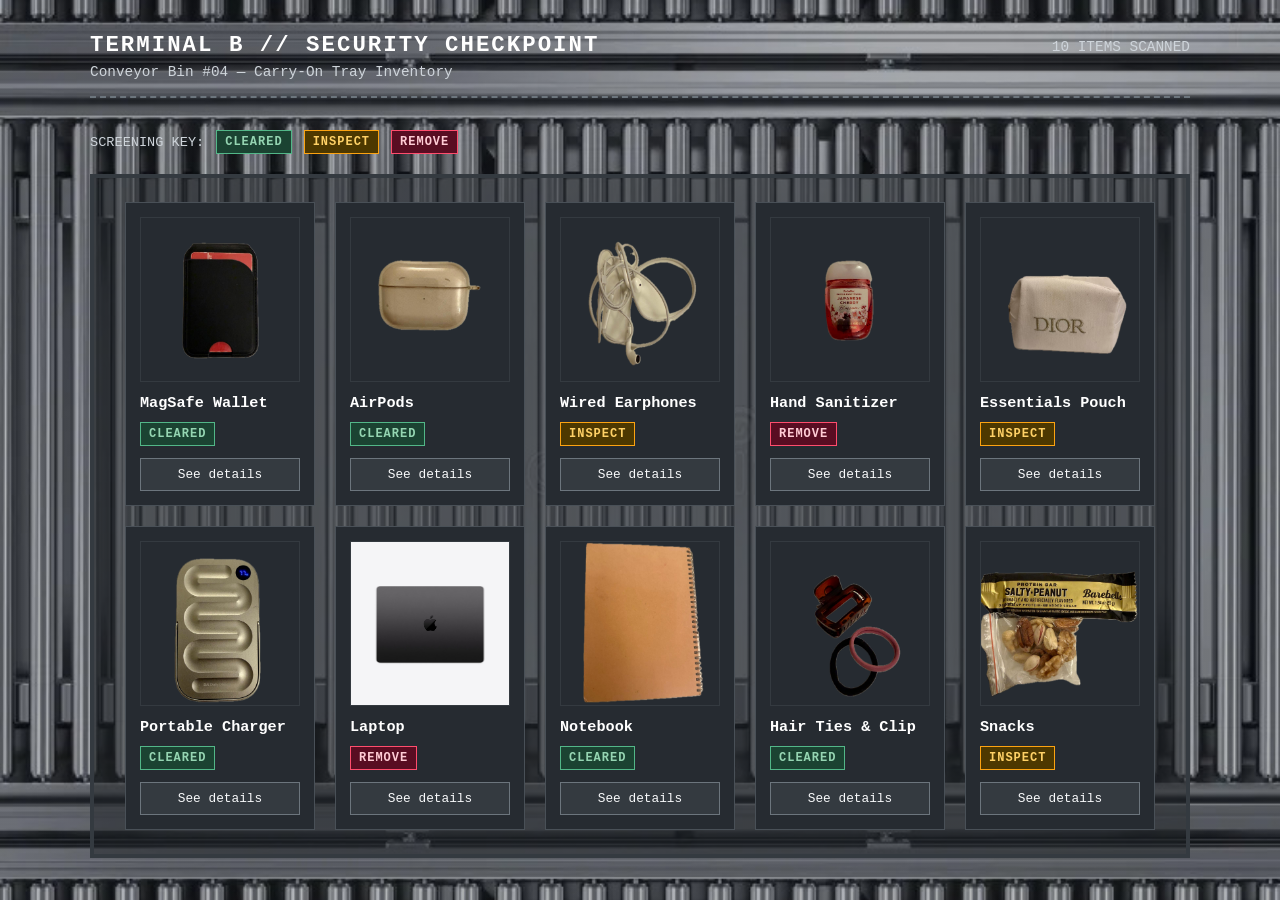
<file: index.html>
<!DOCTYPE html>
<html lang="en">
<head>
  <meta charset="UTF-8">
  <meta name="viewport" content="width=device-width, initial-scale=1.0">
  <title>Security Screening Tray — Bin #04</title>
  <link rel="stylesheet" href="style.css">
</head>
<body>
  <header class="site-header">
    <div>
      <h1>TERMINAL B // SECURITY CHECKPOINT</h1>
      <p>Conveyor Bin #04 — Carry-On Tray Inventory</p>
    </div>
    <p>10 ITEMS SCANNED</p>
  </header>

  <section class="filter-bar">
    <span>SCREENING KEY:</span>
    <span class="status cleared">CLEARED</span>
    <span class="status inspect">INSPECT</span>
    <span class="status remove">REMOVE</span>
  </section>

  <main class="tray-container">
    <div class="item-card delay-1">
      <img src="images/wallet.png" alt="Black MagSafe wallet">
      <h2>MagSafe Wallet</h2>
      <p class="status cleared">CLEARED</p>
      <a href="wallet.html">See details</a>
    </div>

    <div class="item-card delay-2">
      <img src="images/airpods.png" alt="AirPods in protective case">
      <h2>AirPods</h2>
      <p class="status cleared">CLEARED</p>
      <a href="airpods.html">See details</a>
    </div>

    <div class="item-card delay-3">
      <img src="images/earphones.png" alt="Tangled wired earphones">
      <h2>Wired Earphones</h2>
      <p class="status inspect">INSPECT</p>
      <a href="earphones.html">See details</a>
    </div>

    <div class="item-card delay-4">
      <img src="images/sanitizer.png" alt="Small red hand sanitizer bottle">
      <h2>Hand Sanitizer</h2>
      <p class="status remove">REMOVE</p>
      <a href="sanitizer.html">See details</a>
    </div>

    <div class="item-card delay-5">
      <img src="images/pouch.png" alt="Cream Dior zipper pouch">
      <h2>Essentials Pouch</h2>
      <p class="status inspect">INSPECT</p>
      <a href="pouch.html">See details</a>
    </div>

    <div class="item-card delay-6">
      <img src="images/charger.png" alt="Silver portable charger">
      <h2>Portable Charger</h2>
      <p class="status cleared">CLEARED</p>
      <a href="charger.html">See details</a>
    </div>

    <div class="item-card delay-7">
      <img src="images/laptop.jpeg" alt="Silver MacBook laptop">
      <h2>Laptop</h2>
      <p class="status remove">REMOVE</p>
      <a href="laptop.html">See details</a>
    </div>

    <div class="item-card delay-8">
      <img src="images/notebook.png" alt="Spiral bound brown notebook">
      <h2>Notebook</h2>
      <p class="status cleared">CLEARED</p>
      <a href="notebook.html">See details</a>
    </div>

    <div class="item-card delay-9">
      <img src="images/hairties.png" alt="Claw clip and hair ties">
      <h2>Hair Ties &amp; Clip</h2>
      <p class="status cleared">CLEARED</p>
      <a href="hairties.html">See details</a>
    </div>

    <div class="item-card delay-10">
      <img src="images/snacks.png" alt="Protein bar and mixed nuts">
      <h2>Snacks</h2>
      <p class="status inspect">INSPECT</p>
      <a href="snacks.html">See details</a>
    </div>
  </main>
</body>
</html>
</file>
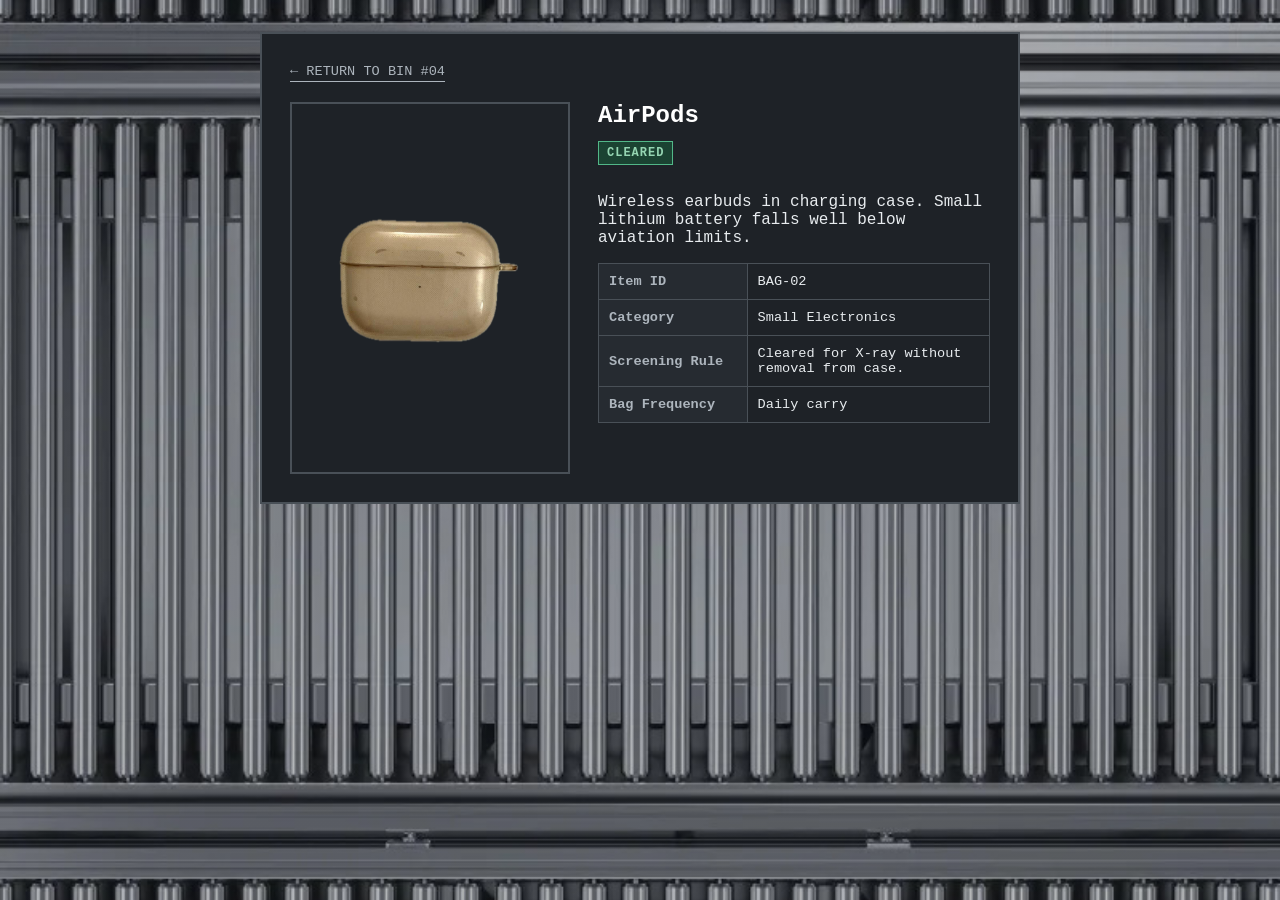
<file:  airpods.html>
<!DOCTYPE html>
<html lang="en">
<head>
  <meta charset="UTF-8">
  <meta name="viewport" content="width=device-width, initial-scale=1.0">
  <title>AirPods — Screening Log</title>
  <link rel="stylesheet" href="style.css">
</head>
<body>
  <main class="detail-page">
    <a href="index.html" class="back-link">&larr; RETURN TO BIN #04</a>
    <div class="detail-grid">
      <img src="images /airpods.png" alt="AirPods in protective case">
      <div class="detail-info">
        <h1>AirPods</h1>
        <p class="status cleared">CLEARED</p>
        <p>Wireless earbuds in charging case. Small lithium battery falls well below aviation limits.</p>
        <table class="spec-table">
          <tr><th>Item ID</th><td>BAG-02</td></tr>
          <tr><th>Category</th><td>Small Electronics</td></tr>
          <tr><th>Screening Rule</th><td>Cleared for X-ray without removal from case.</td></tr>
          <tr><th>Bag Frequency</th><td>Daily carry</td></tr>
        </table>
      </div>
    </div>
  </main>
</body>
</html>
</file>
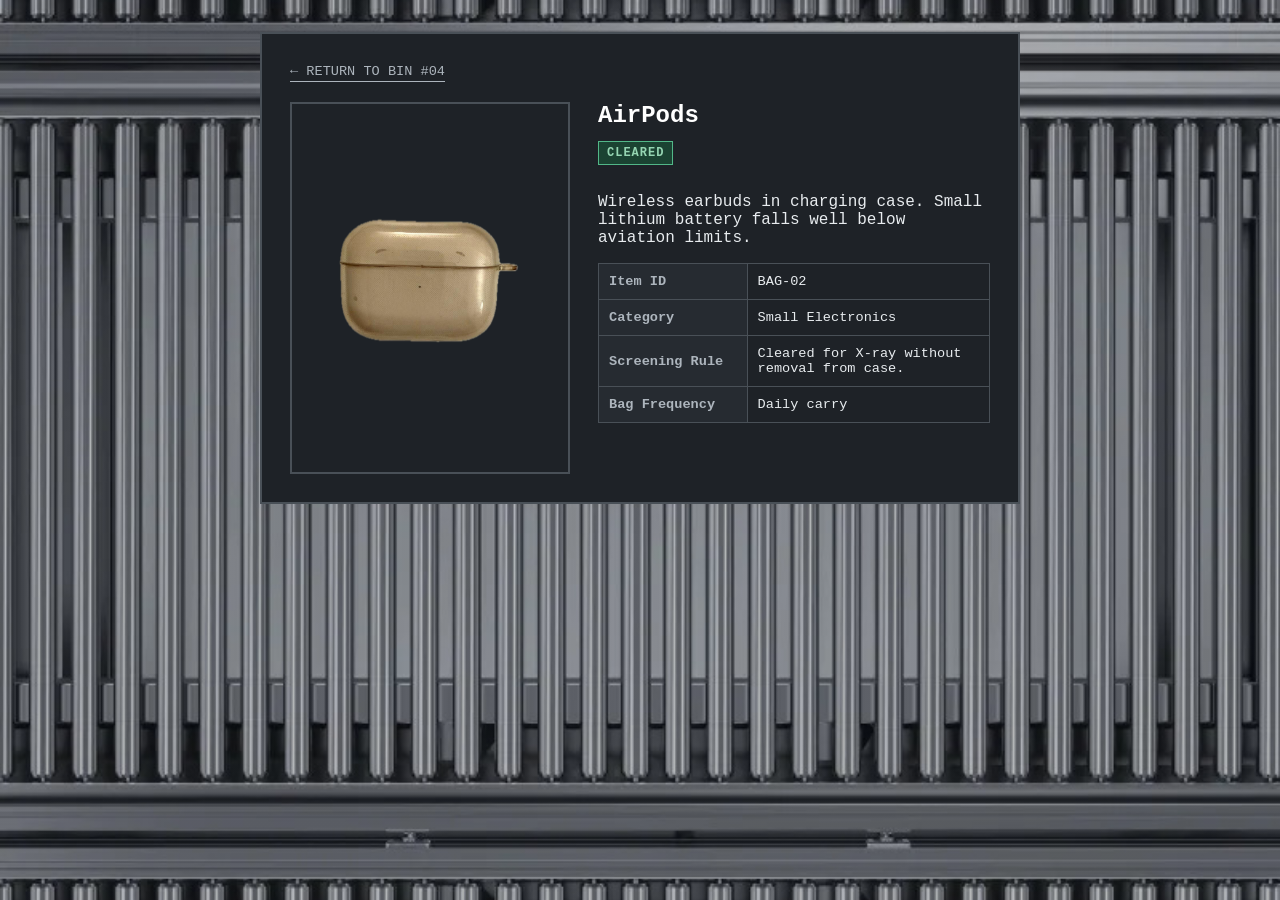
<file: airpods.html>
<!DOCTYPE html>
<html lang="en">
<head>
  <meta charset="UTF-8">
  <meta name="viewport" content="width=device-width, initial-scale=1.0">
  <title>AirPods — Screening Log</title>
  <link rel="stylesheet" href="style.css">
</head>
<body>
  <main class="detail-page">
    <a href="index.html" class="back-link">&larr; RETURN TO BIN #04</a>
    <div class="detail-grid">
      <img src="images/airpods.png" alt="AirPods in protective case">
      <div class="detail-info">
        <h1>AirPods</h1>
        <p class="status cleared">CLEARED</p>
        <p>Wireless earbuds in charging case. Small lithium battery falls well below aviation limits.</p>
        <table class="spec-table">
          <tr><th>Item ID</th><td>BAG-02</td></tr>
          <tr><th>Category</th><td>Small Electronics</td></tr>
          <tr><th>Screening Rule</th><td>Cleared for X-ray without removal from case.</td></tr>
          <tr><th>Bag Frequency</th><td>Daily carry</td></tr>
        </table>
      </div>
    </div>
  </main>
</body>
</html>
</file>
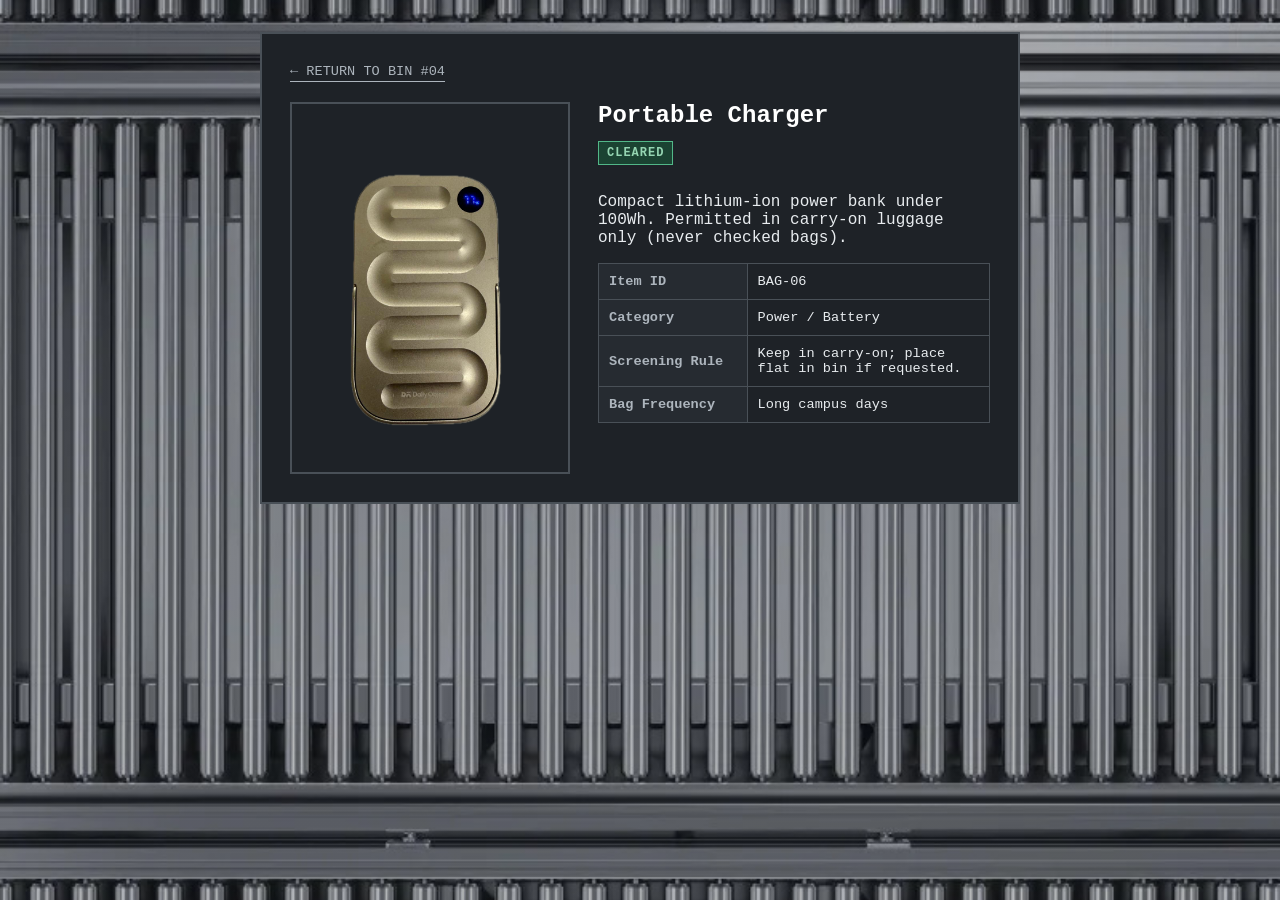
<file: charger.html>
<!DOCTYPE html>
<html lang="en">
<head>
  <meta charset="UTF-8">
  <meta name="viewport" content="width=device-width, initial-scale=1.0">
  <title>Portable Charger — Screening Log</title>
  <link rel="stylesheet" href="style.css">
</head>
<body>
  <main class="detail-page">
    <a href="index.html" class="back-link">&larr; RETURN TO BIN #04</a>
    <div class="detail-grid">
      <img src="images/charger.png" alt="Silver portable charger">
      <div class="detail-info">
        <h1>Portable Charger</h1>
        <p class="status cleared">CLEARED</p>
        <p>Compact lithium-ion power bank under 100Wh. Permitted in carry-on luggage only (never checked bags).</p>
        <table class="spec-table">
          <tr><th>Item ID</th><td>BAG-06</td></tr>
          <tr><th>Category</th><td>Power / Battery</td></tr>
          <tr><th>Screening Rule</th><td>Keep in carry-on; place flat in bin if requested.</td></tr>
          <tr><th>Bag Frequency</th><td>Long campus days</td></tr>
        </table>
      </div>
    </div>
  </main>
</body>
</html>
</file>
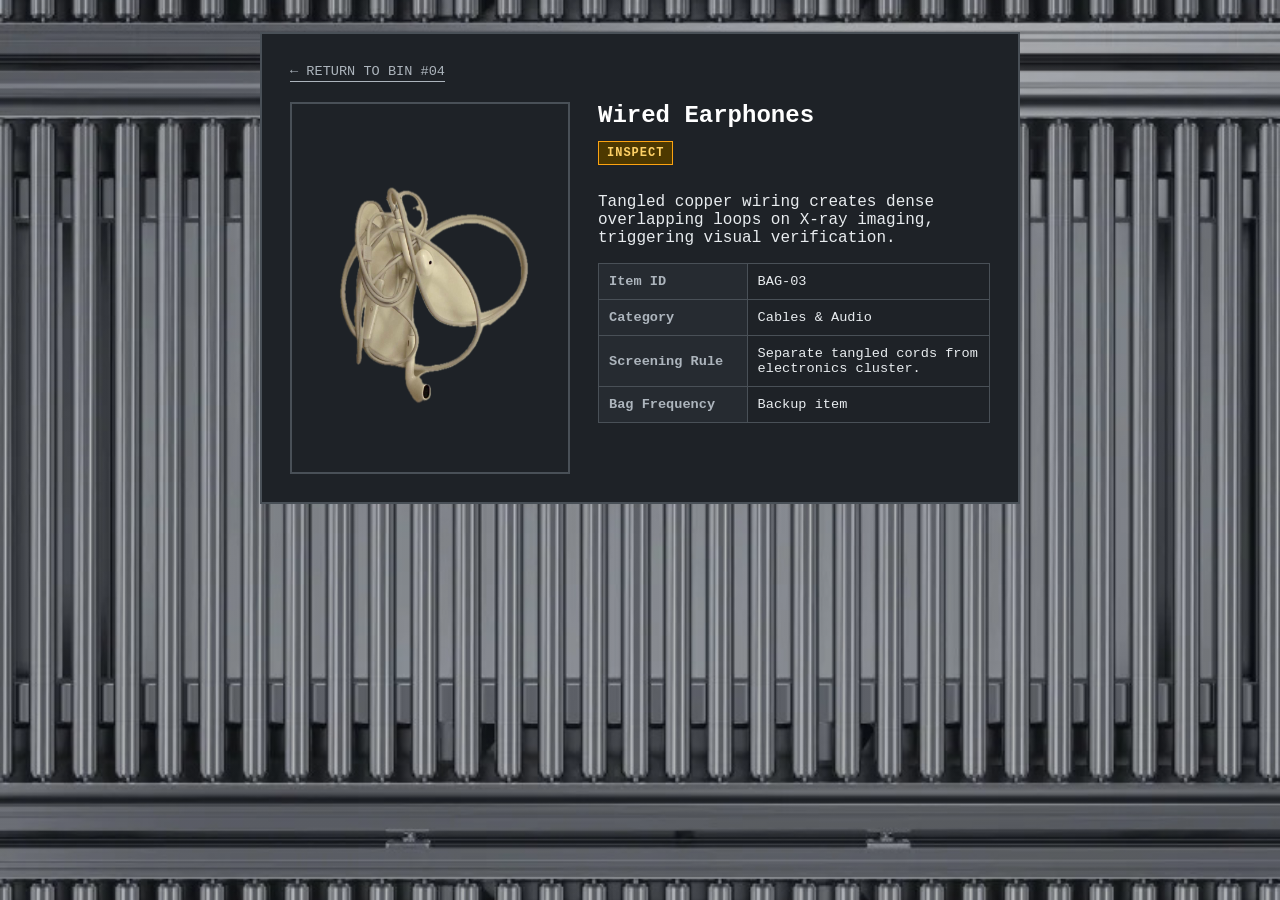
<file: earphones.html>
<!DOCTYPE html>
<html lang="en">
<head>
  <meta charset="UTF-8">
  <meta name="viewport" content="width=device-width, initial-scale=1.0">
  <title>Wired Earphones — Screening Log</title>
  <link rel="stylesheet" href="style.css">
</head>
<body>
  <main class="detail-page">
    <a href="index.html" class="back-link">&larr; RETURN TO BIN #04</a>
    <div class="detail-grid">
      <img src="images/earphones.png" alt="Tangled wired earphones">
      <div class="detail-info">
        <h1>Wired Earphones</h1>
        <p class="status inspect">INSPECT</p>
        <p>Tangled copper wiring creates dense overlapping loops on X-ray imaging, triggering visual verification.</p>
        <table class="spec-table">
          <tr><th>Item ID</th><td>BAG-03</td></tr>
          <tr><th>Category</th><td>Cables &amp; Audio</td></tr>
          <tr><th>Screening Rule</th><td>Separate tangled cords from electronics cluster.</td></tr>
          <tr><th>Bag Frequency</th><td>Backup item</td></tr>
        </table>
      </div>
    </div>
  </main>
</body>
</html>
</file>
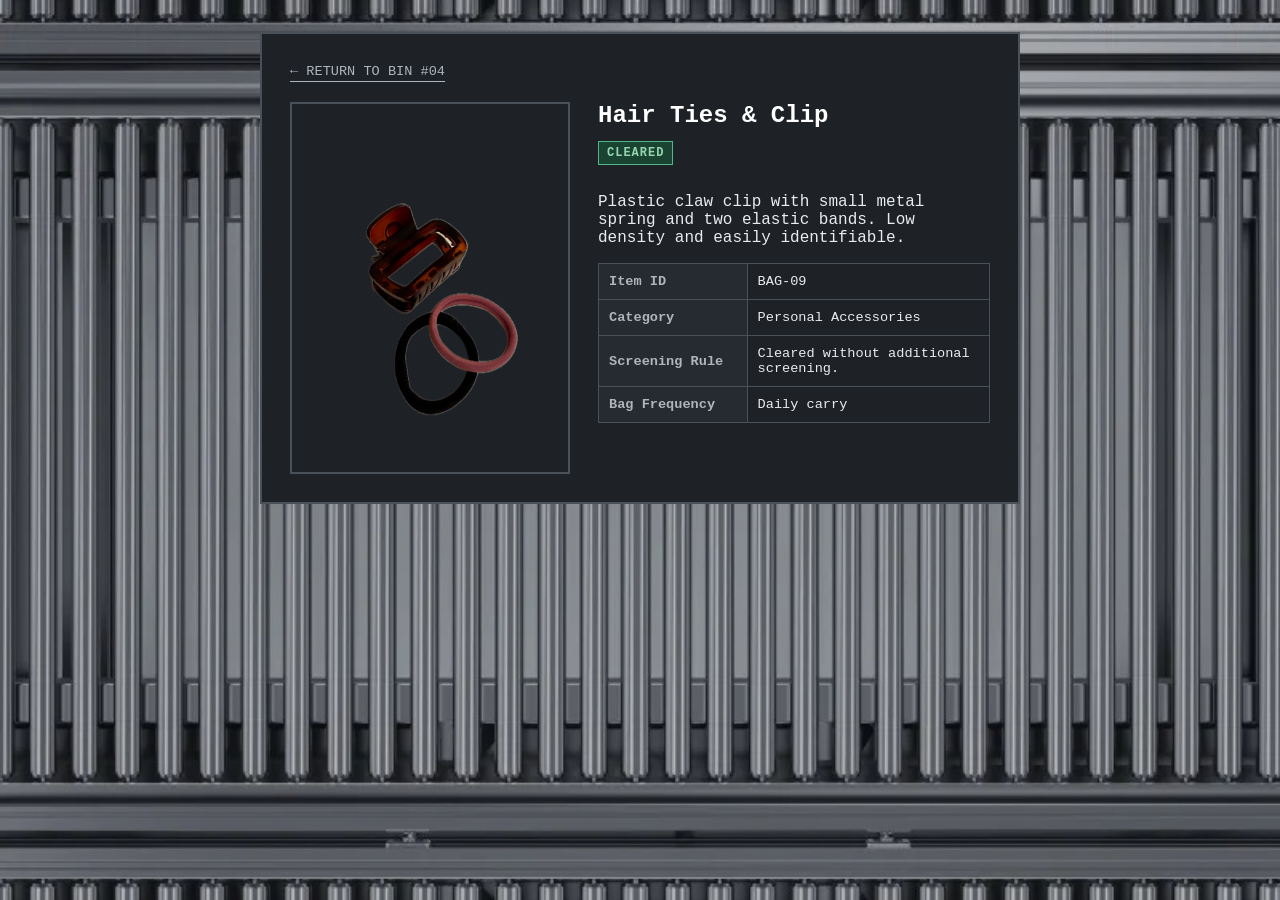
<file: hairties.html>
<!DOCTYPE html>
<html lang="en">
<head>
  <meta charset="UTF-8">
  <meta name="viewport" content="width=device-width, initial-scale=1.0">
  <title>Hair Ties &amp; Clip — Screening Log</title>
  <link rel="stylesheet" href="style.css">
</head>
<body>
  <main class="detail-page">
    <a href="index.html" class="back-link">&larr; RETURN TO BIN #04</a>
    <div class="detail-grid">
      <img src="images/hairties.png" alt="Claw clip and hair ties">
      <div class="detail-info">
        <h1>Hair Ties &amp; Clip</h1>
        <p class="status cleared">CLEARED</p>
        <p>Plastic claw clip with small metal spring and two elastic bands. Low density and easily identifiable.</p>
        <table class="spec-table">
          <tr><th>Item ID</th><td>BAG-09</td></tr>
          <tr><th>Category</th><td>Personal Accessories</td></tr>
          <tr><th>Screening Rule</th><td>Cleared without additional screening.</td></tr>
          <tr><th>Bag Frequency</th><td>Daily carry</td></tr>
        </table>
      </div>
    </div>
  </main>
</body>
</html>
</file>
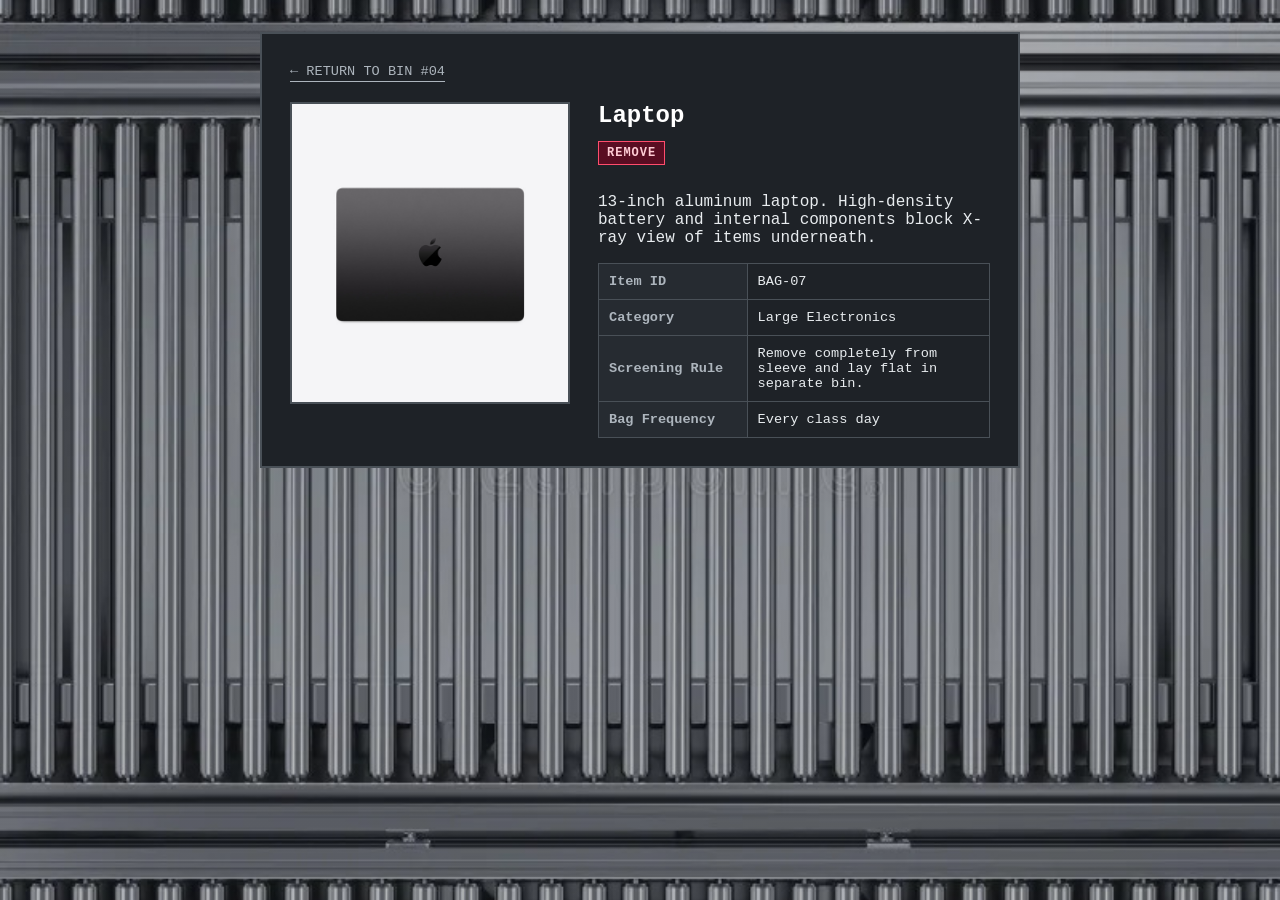
<file: laptop.html>
<!DOCTYPE html>
<html lang="en">
<head>
  <meta charset="UTF-8">
  <meta name="viewport" content="width=device-width, initial-scale=1.0">
  <title>Laptop — Screening Log</title>
  <link rel="stylesheet" href="style.css">
</head>
<body>
  <main class="detail-page">
    <a href="index.html" class="back-link">&larr; RETURN TO BIN #04</a>
    <div class="detail-grid">
      <img src="images/laptop.jpeg" alt="Silver MacBook laptop">
      <div class="detail-info">
        <h1>Laptop</h1>
        <p class="status remove">REMOVE</p>
        <p>13-inch aluminum laptop. High-density battery and internal components block X-ray view of items underneath.</p>
        <table class="spec-table">
          <tr><th>Item ID</th><td>BAG-07</td></tr>
          <tr><th>Category</th><td>Large Electronics</td></tr>
          <tr><th>Screening Rule</th><td>Remove completely from sleeve and lay flat in separate bin.</td></tr>
          <tr><th>Bag Frequency</th><td>Every class day</td></tr>
        </table>
      </div>
    </div>
  </main>
</body>
</html>
</file>
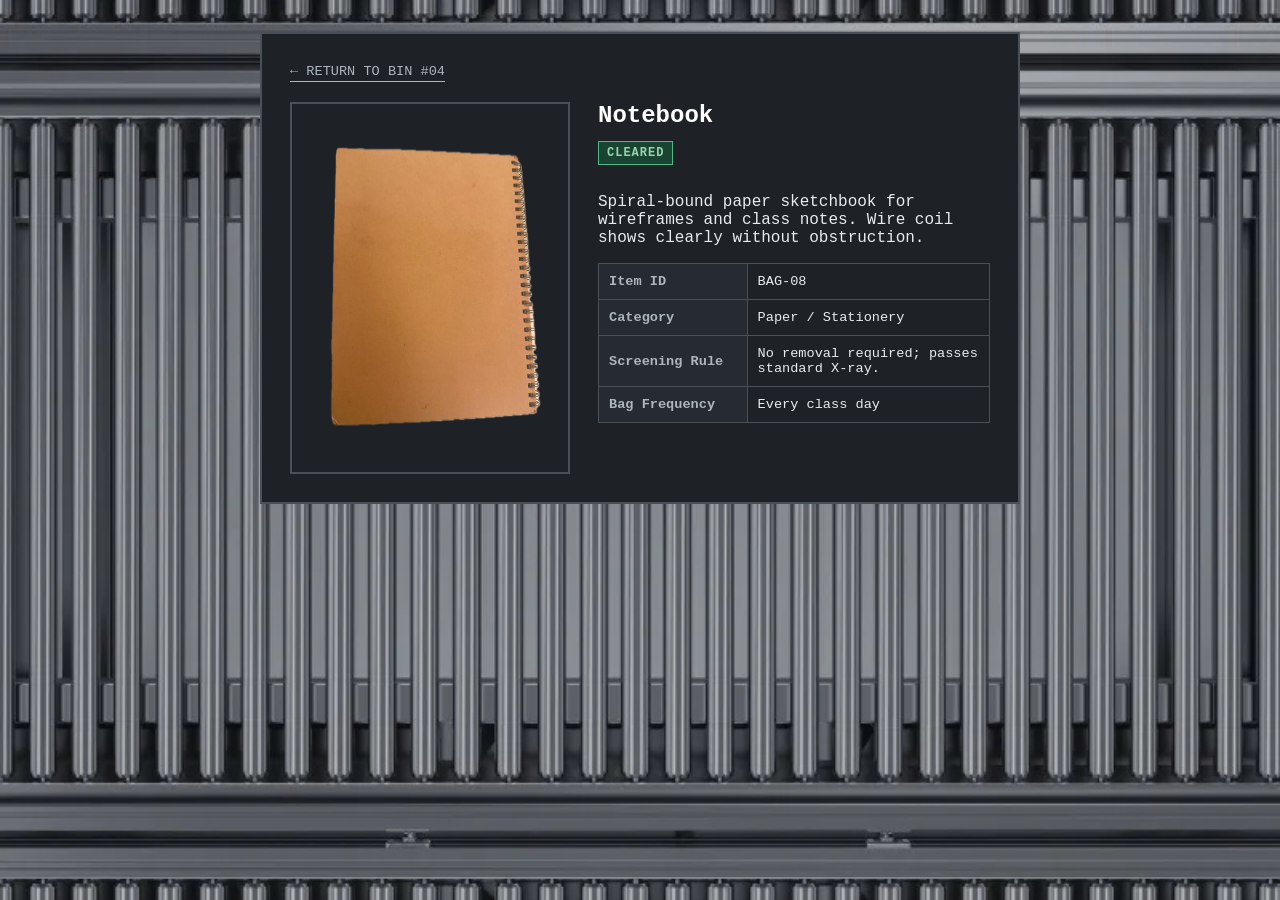
<file: notebook.html>
<!DOCTYPE html>
<html lang="en">
<head>
  <meta charset="UTF-8">
  <meta name="viewport" content="width=device-width, initial-scale=1.0">
  <title>Notebook — Screening Log</title>
  <link rel="stylesheet" href="style.css">
</head>
<body>
  <main class="detail-page">
    <a href="index.html" class="back-link">&larr; RETURN TO BIN #04</a>
    <div class="detail-grid">
      <img src="images/notebook.png" alt="Spiral bound brown notebook">
      <div class="detail-info">
        <h1>Notebook</h1>
        <p class="status cleared">CLEARED</p>
        <p>Spiral-bound paper sketchbook for wireframes and class notes. Wire coil shows clearly without obstruction.</p>
        <table class="spec-table">
          <tr><th>Item ID</th><td>BAG-08</td></tr>
          <tr><th>Category</th><td>Paper / Stationery</td></tr>
          <tr><th>Screening Rule</th><td>No removal required; passes standard X-ray.</td></tr>
          <tr><th>Bag Frequency</th><td>Every class day</td></tr>
        </table>
      </div>
    </div>
  </main>
</body>
</html>
</file>
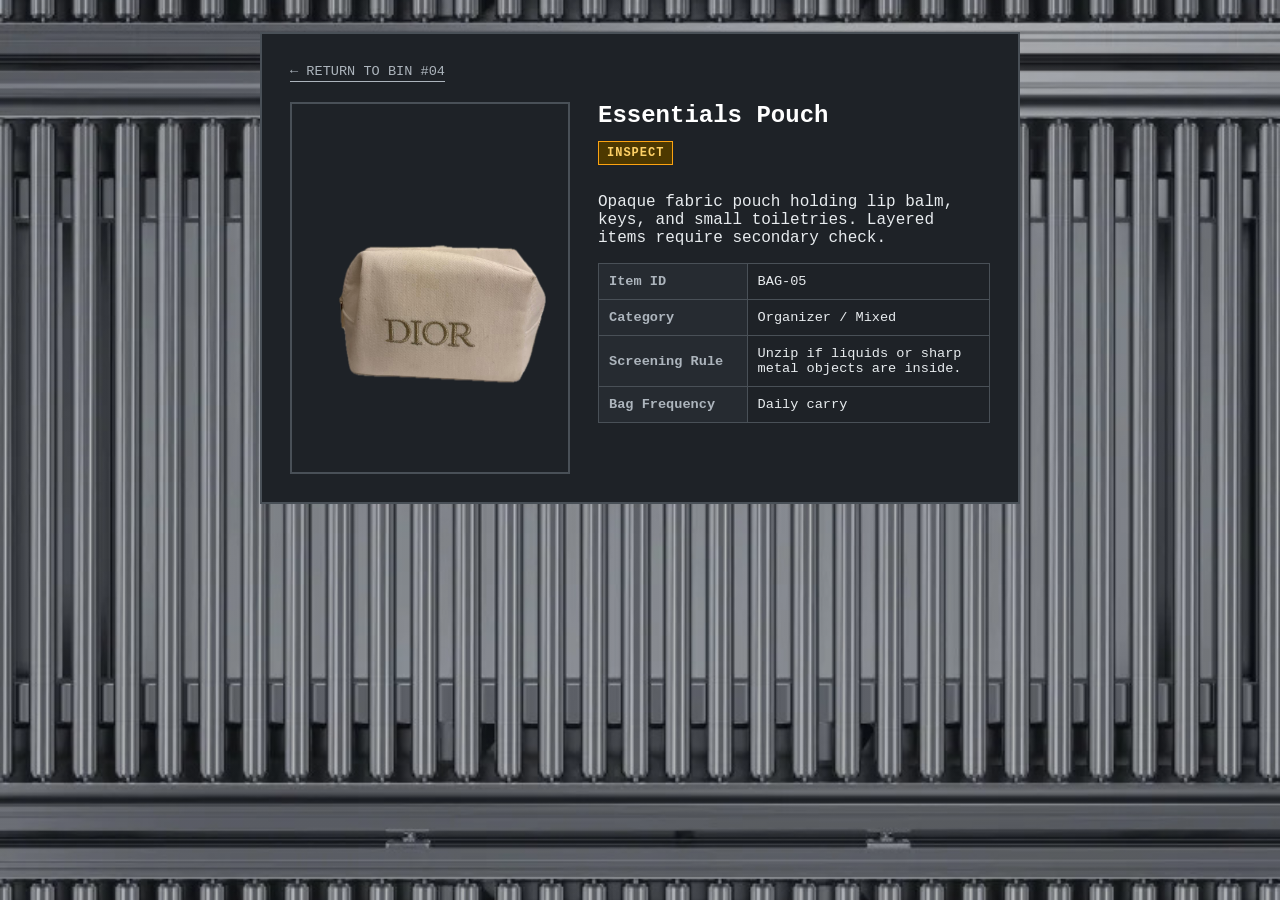
<file: pouch.html>
<!DOCTYPE html>
<html lang="en">
<head>
  <meta charset="UTF-8">
  <meta name="viewport" content="width=device-width, initial-scale=1.0">
  <title>Essentials Pouch — Screening Log</title>
  <link rel="stylesheet" href="style.css">
</head>
<body>
  <main class="detail-page">
    <a href="index.html" class="back-link">&larr; RETURN TO BIN #04</a>
    <div class="detail-grid">
      <img src="images/pouch.png" alt="Cream Dior zipper pouch">
      <div class="detail-info">
        <h1>Essentials Pouch</h1>
        <p class="status inspect">INSPECT</p>
        <p>Opaque fabric pouch holding lip balm, keys, and small toiletries. Layered items require secondary check.</p>
        <table class="spec-table">
          <tr><th>Item ID</th><td>BAG-05</td></tr>
          <tr><th>Category</th><td>Organizer / Mixed</td></tr>
          <tr><th>Screening Rule</th><td>Unzip if liquids or sharp metal objects are inside.</td></tr>
          <tr><th>Bag Frequency</th><td>Daily carry</td></tr>
        </table>
      </div>
    </div>
  </main>
</body>
</html>
</file>
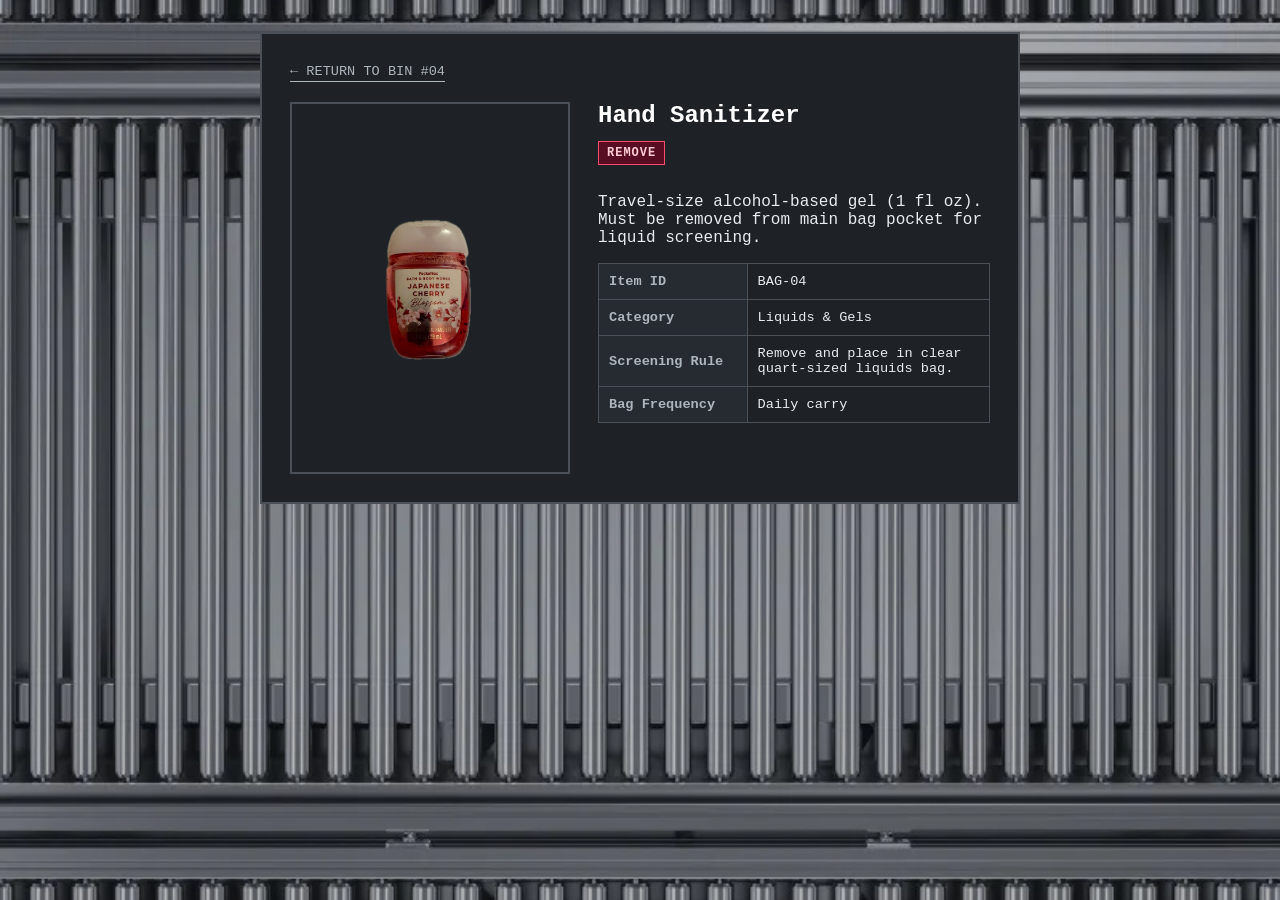
<file: sanitizer.html>
<!DOCTYPE html>
<html lang="en">
<head>
  <meta charset="UTF-8">
  <meta name="viewport" content="width=device-width, initial-scale=1.0">
  <title>Hand Sanitizer — Screening Log</title>
  <link rel="stylesheet" href="style.css">
</head>
<body>
  <main class="detail-page">
    <a href="index.html" class="back-link">&larr; RETURN TO BIN #04</a>
    <div class="detail-grid">
      <img src="images/sanitizer.png" alt="Small red hand sanitizer bottle">
      <div class="detail-info">
        <h1>Hand Sanitizer</h1>
        <p class="status remove">REMOVE</p>
        <p>Travel-size alcohol-based gel (1 fl oz). Must be removed from main bag pocket for liquid screening.</p>
        <table class="spec-table">
          <tr><th>Item ID</th><td>BAG-04</td></tr>
          <tr><th>Category</th><td>Liquids &amp; Gels</td></tr>
          <tr><th>Screening Rule</th><td>Remove and place in clear quart-sized liquids bag.</td></tr>
          <tr><th>Bag Frequency</th><td>Daily carry</td></tr>
        </table>
      </div>
    </div>
  </main>
</body>
</html>
</file>
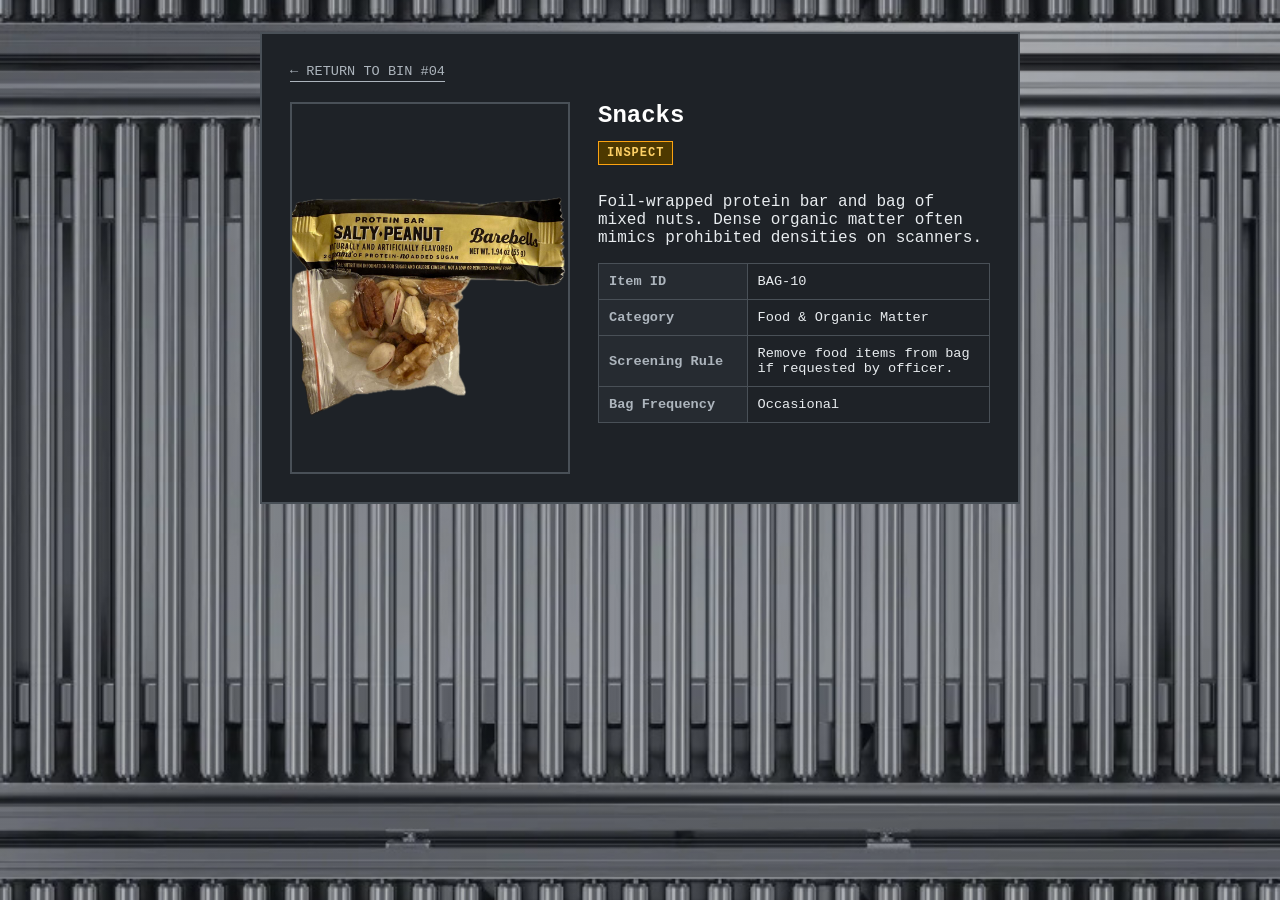
<file: snacks.html>
<!DOCTYPE html>
<html lang="en">
<head>
  <meta charset="UTF-8">
  <meta name="viewport" content="width=device-width, initial-scale=1.0">
  <title>Snacks — Screening Log</title>
  <link rel="stylesheet" href="style.css">
</head>
<body>
  <main class="detail-page">
    <a href="index.html" class="back-link">&larr; RETURN TO BIN #04</a>
    <div class="detail-grid">
      <img src="images/snacks.png" alt="Protein bar and mixed nuts">
      <div class="detail-info">
        <h1>Snacks</h1>
        <p class="status inspect">INSPECT</p>
        <p>Foil-wrapped protein bar and bag of mixed nuts. Dense organic matter often mimics prohibited densities on scanners.</p>
        <table class="spec-table">
          <tr><th>Item ID</th><td>BAG-10</td></tr>
          <tr><th>Category</th><td>Food &amp; Organic Matter</td></tr>
          <tr><th>Screening Rule</th><td>Remove food items from bag if requested by officer.</td></tr>
          <tr><th>Bag Frequency</th><td>Occasional</td></tr>
        </table>
      </div>
    </div>
  </main>
</body>
</html>
</file>
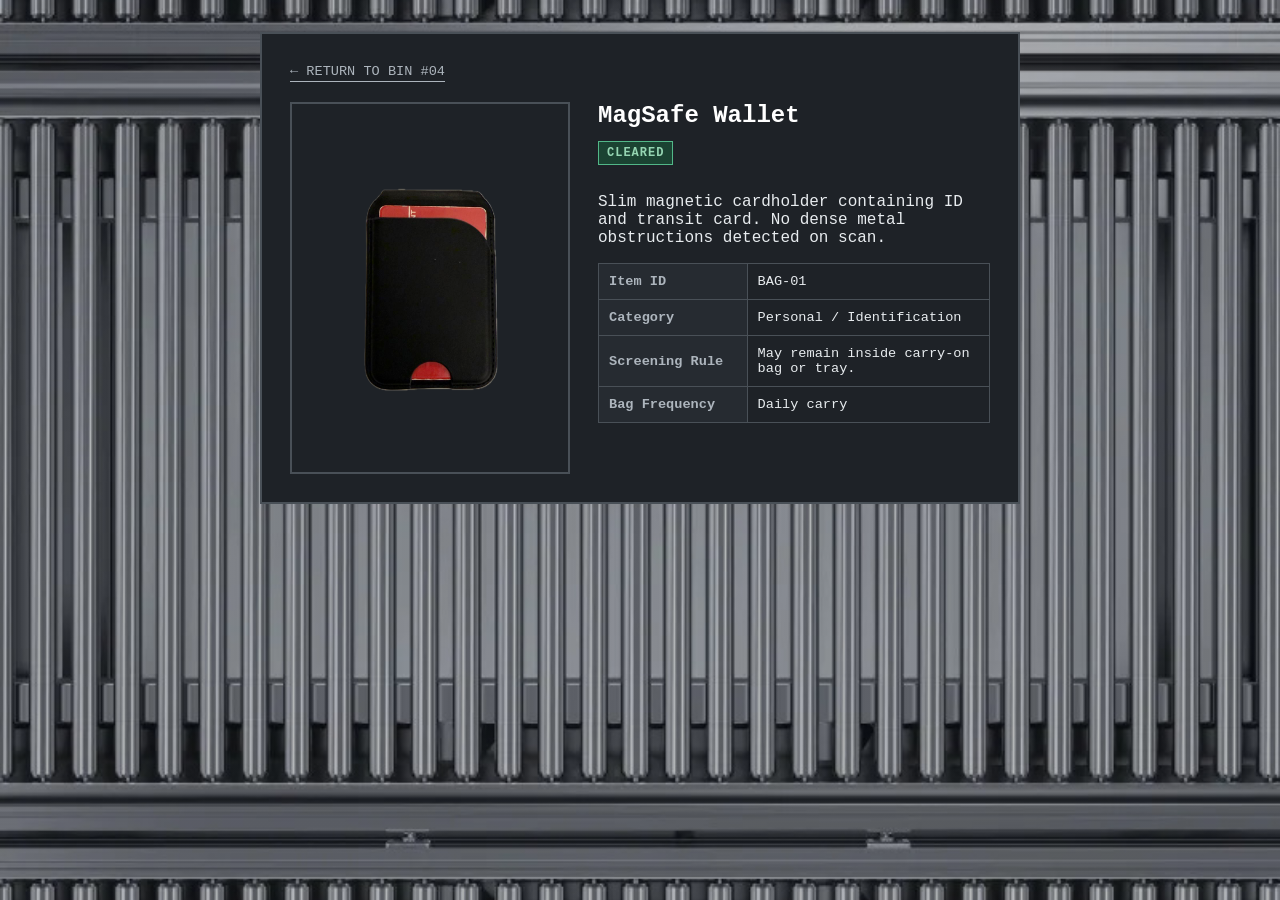
<file: wallet.html>
<!DOCTYPE html>
<html lang="en">
<head>
  <meta charset="UTF-8">
  <meta name="viewport" content="width=device-width, initial-scale=1.0">
  <title>MagSafe Wallet — Screening Log</title>
  <link rel="stylesheet" href="style.css">
</head>
<body>
  <main class="detail-page">
    <a href="index.html" class="back-link">&larr; RETURN TO BIN #04</a>
    <div class="detail-grid">
      <img src="images/wallet.png" alt="Black MagSafe wallet">
      <div class="detail-info">
        <h1>MagSafe Wallet</h1>
        <p class="status cleared">CLEARED</p>
        <p>Slim magnetic cardholder containing ID and transit card. No dense metal obstructions detected on scan.</p>
        <table class="spec-table">
          <tr><th>Item ID</th><td>BAG-01</td></tr>
          <tr><th>Category</th><td>Personal / Identification</td></tr>
          <tr><th>Screening Rule</th><td>May remain inside carry-on bag or tray.</td></tr>
          <tr><th>Bag Frequency</th><td>Daily carry</td></tr>
        </table>
      </div>
    </div>
  </main>
</body>
</html>
</file>
<file: style.css>
* {
  box-sizing: border-box;
}

body {
  font-family: "Courier New", Courier, monospace;
  background-color: #14171a;
  color: #e8ecef;
  margin: 0;
  padding: 32px 20px;
  overflow-x: hidden;
  background-image: linear-gradient(rgba(20, 23, 26, 0.7), rgba(20, 23, 26, 0.7)), url("images/conveyor.jpg");
  background-size: cover;
  background-position: center;
  background-attachment: fixed;
}

.site-header {
  max-width: 1100px;
  margin: 0 auto 32px auto;
  border-bottom: 2px dashed #6c757d;
  padding-bottom: 16px;
  display: flex;
  justify-content: space-between;
  align-items: baseline;
  flex-wrap: wrap;
}

.site-header h1 {
  font-size: 1.4rem;
  letter-spacing: 2px;
  margin: 0;
  color: #ffffff;
}

.site-header p {
  font-size: 0.9rem;
  color: #ced4da;
  margin: 6px 0 0 0;
}

.filter-bar {
  max-width: 1100px;
  margin: 0 auto 20px auto;
  display: flex;
  align-items: center;
  gap: 12px;
  flex-wrap: wrap;
  font-size: 0.85rem;
  color: #ced4da;
}

.filter-bar .status {
  margin: 0;
}

.tray-container {
  display: flex;
  flex-wrap: wrap;
  justify-content: center;
  gap: 20px;
  max-width: 1100px;
  margin: 0 auto;
  padding: 24px;
  background-color: #1e2227;
  border: 4px solid #343a40;
}

@keyframes conveyorSlide {
  from {
    opacity: 0;
    transform: translateX(120px);
  }
  to {
    opacity: 1;
    transform: translateX(0);
  }
}

.item-card {
  background-color: #262b31;
  border: 1px solid #495057;
  padding: 14px;
  width: 190px;
  text-align: left;
  display: flex;
  flex-direction: column;
  justify-content: space-between;
  animation: conveyorSlide 0.9s ease-out backwards;
}

.item-card:hover {
  border-color: #adb5bd;
}

.delay-1 { animation-delay: 0.1s; }
.delay-2 { animation-delay: 0.25s; }
.delay-3 { animation-delay: 0.4s; }
.delay-4 { animation-delay: 0.55s; }
.delay-5 { animation-delay: 0.7s; }
.delay-6 { animation-delay: 0.85s; }
.delay-7 { animation-delay: 1.0s; }
.delay-8 { animation-delay: 1.15s; }
.delay-9 { animation-delay: 1.3s; }
.delay-10 { animation-delay: 1.45s; }

.item-card img {
  width: 100%;
  height: 165px;
  object-fit: cover;
  border: 1px solid #343a40;
  margin-bottom: 12px;
}

.item-card h2 {
  font-size: 0.95rem;
  margin: 0 0 10px 0;
  color: #ffffff;
}

.status {
  display: inline-block;
  font-size: 0.75rem;
  font-weight: bold;
  letter-spacing: 1px;
  padding: 4px 8px;
  margin: 0 0 12px 0;
  width: fit-content;
}

.cleared {
  background-color: #1b4332;
  color: #95d5b2;
  border: 1px solid #52b788;
}

.inspect {
  background-color: #4d3800;
  color: #ffd166;
  border: 1px solid #fca311;
}

.remove {
  background-color: #590d22;
  color: #ffccd5;
  border: 1px solid #ff4d6d;
}

.item-card a {
  display: block;
  text-align: center;
  padding: 8px;
  background-color: #343a40;
  color: #f8f9fa;
  text-decoration: none;
  font-size: 0.8rem;
  border: 1px solid #6c757d;
}

.item-card a:hover {
  background-color: #f8f9fa;
  color: #14171a;
}

.detail-page {
  max-width: 760px;
  margin: 0 auto;
  background-color: #1e2227;
  border: 2px solid #495057;
  padding: 28px;
}

.back-link {
  display: inline-block;
  margin-bottom: 20px;
  color: #adb5bd;
  text-decoration: none;
  font-size: 0.85rem;
  border-bottom: 1px solid #adb5bd;
  padding-bottom: 2px;
}

.back-link:hover {
  color: #ffffff;
  border-color: #ffffff;
}

.detail-grid {
  display: flex;
  gap: 28px;
  flex-wrap: wrap;
  align-items: flex-start;
}

.detail-grid img {
  width: 280px;
  max-width: 100%;
  border: 2px solid #495057;
}

.detail-info {
  flex: 1;
  min-width: 240px;
}

.detail-info h1 {
  margin: 0 0 12px 0;
  font-size: 1.5rem;
  color: #ffffff;
}

.spec-table {
  width: 100%;
  border-collapse: collapse;
  margin-top: 16px;
  font-size: 0.85rem;
}

.spec-table th,
.spec-table td {
  border: 1px solid #495057;
  padding: 10px;
  text-align: left;
}

.spec-table th {
  background-color: #262b31;
  color: #adb5bd;
  width: 38%;
}
body {
  background-image: linear-gradient(rgba(20, 23, 26, 0.3), rgba(20, 23, 26, 0.3)), url("images/conveyor.jpg");
  background-size: cover;
  background-position: center;
  background-attachment: fixed;
}

.tray-container {
  background-color: rgba(30, 34, 39, 0.5);
}
</file>
